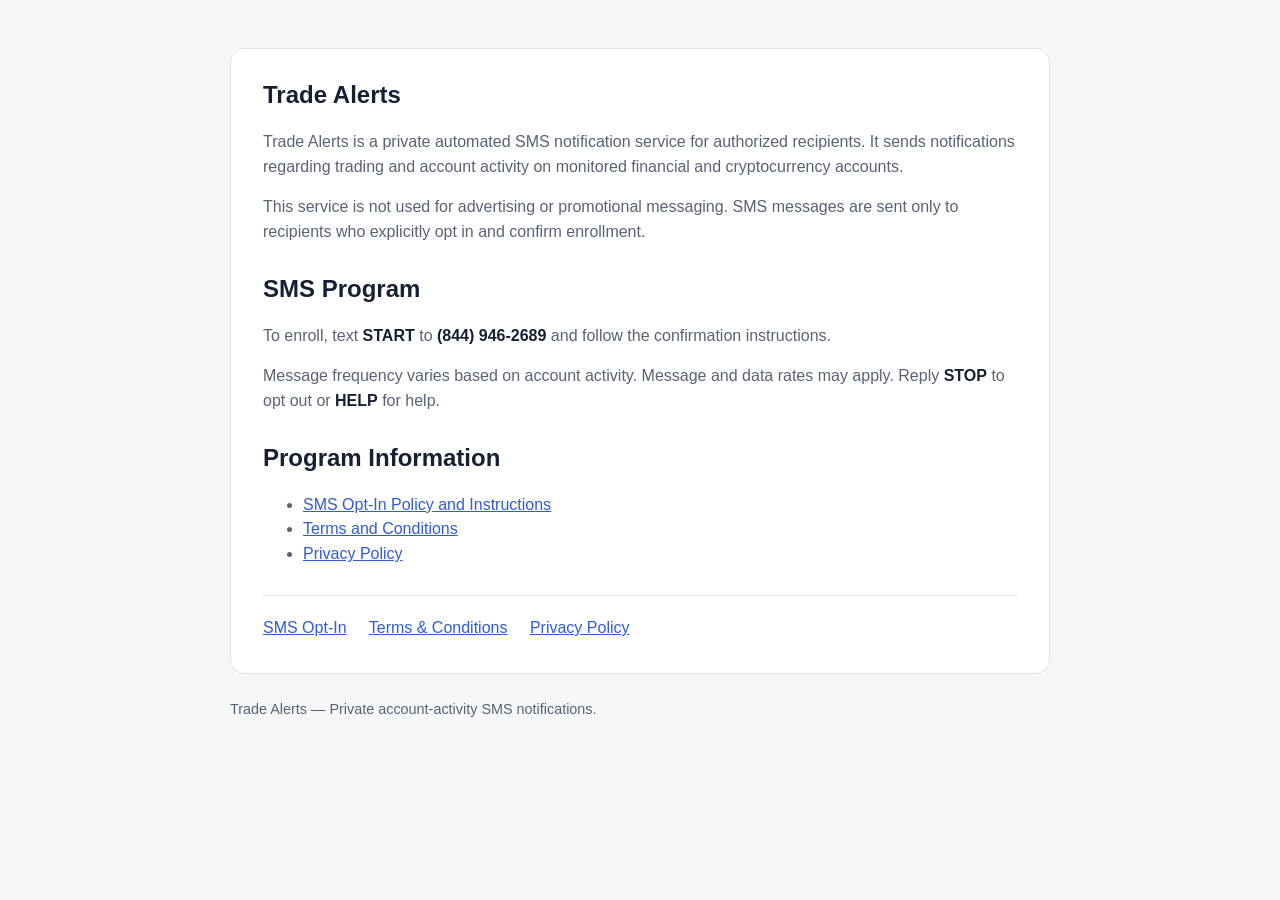
<file: index.html>
<!DOCTYPE html>
<html lang="en">
<head>
  <meta charset="UTF-8">
  <meta name="viewport" content="width=device-width, initial-scale=1.0">
  <title>Trade Alerts</title>
  <link rel="stylesheet" href="styles.css">
</head>
<body>
<main>
  <section class="card">
    <h1>Trade Alerts</h1>
    <p>Trade Alerts is a private automated SMS notification service for authorized recipients. It sends notifications regarding trading and account activity on monitored financial and cryptocurrency accounts.</p>

    <p>This service is not used for advertising or promotional messaging. SMS messages are sent only to recipients who explicitly opt in and confirm enrollment.</p>

    <h2>SMS Program</h2>
    <p>To enroll, text <strong>START</strong> to <strong>(844) 946-2689</strong> and follow the confirmation instructions.</p>
    <p>Message frequency varies based on account activity. Message and data rates may apply. Reply <strong>STOP</strong> to opt out or <strong>HELP</strong> for help.</p>

    <h2>Program Information</h2>
    <ul>
      <li><a href="opt-in.html">SMS Opt-In Policy and Instructions</a></li>
      <li><a href="terms.html">Terms and Conditions</a></li>
      <li><a href="privacy.html">Privacy Policy</a></li>
    </ul>

    <nav>
      <a href="opt-in.html">SMS Opt-In</a>
      <a href="terms.html">Terms &amp; Conditions</a>
      <a href="privacy.html">Privacy Policy</a>
    </nav>
  </section>
  <footer>Trade Alerts — Private account-activity SMS notifications.</footer>
</main>
</body>
</html>
</file>
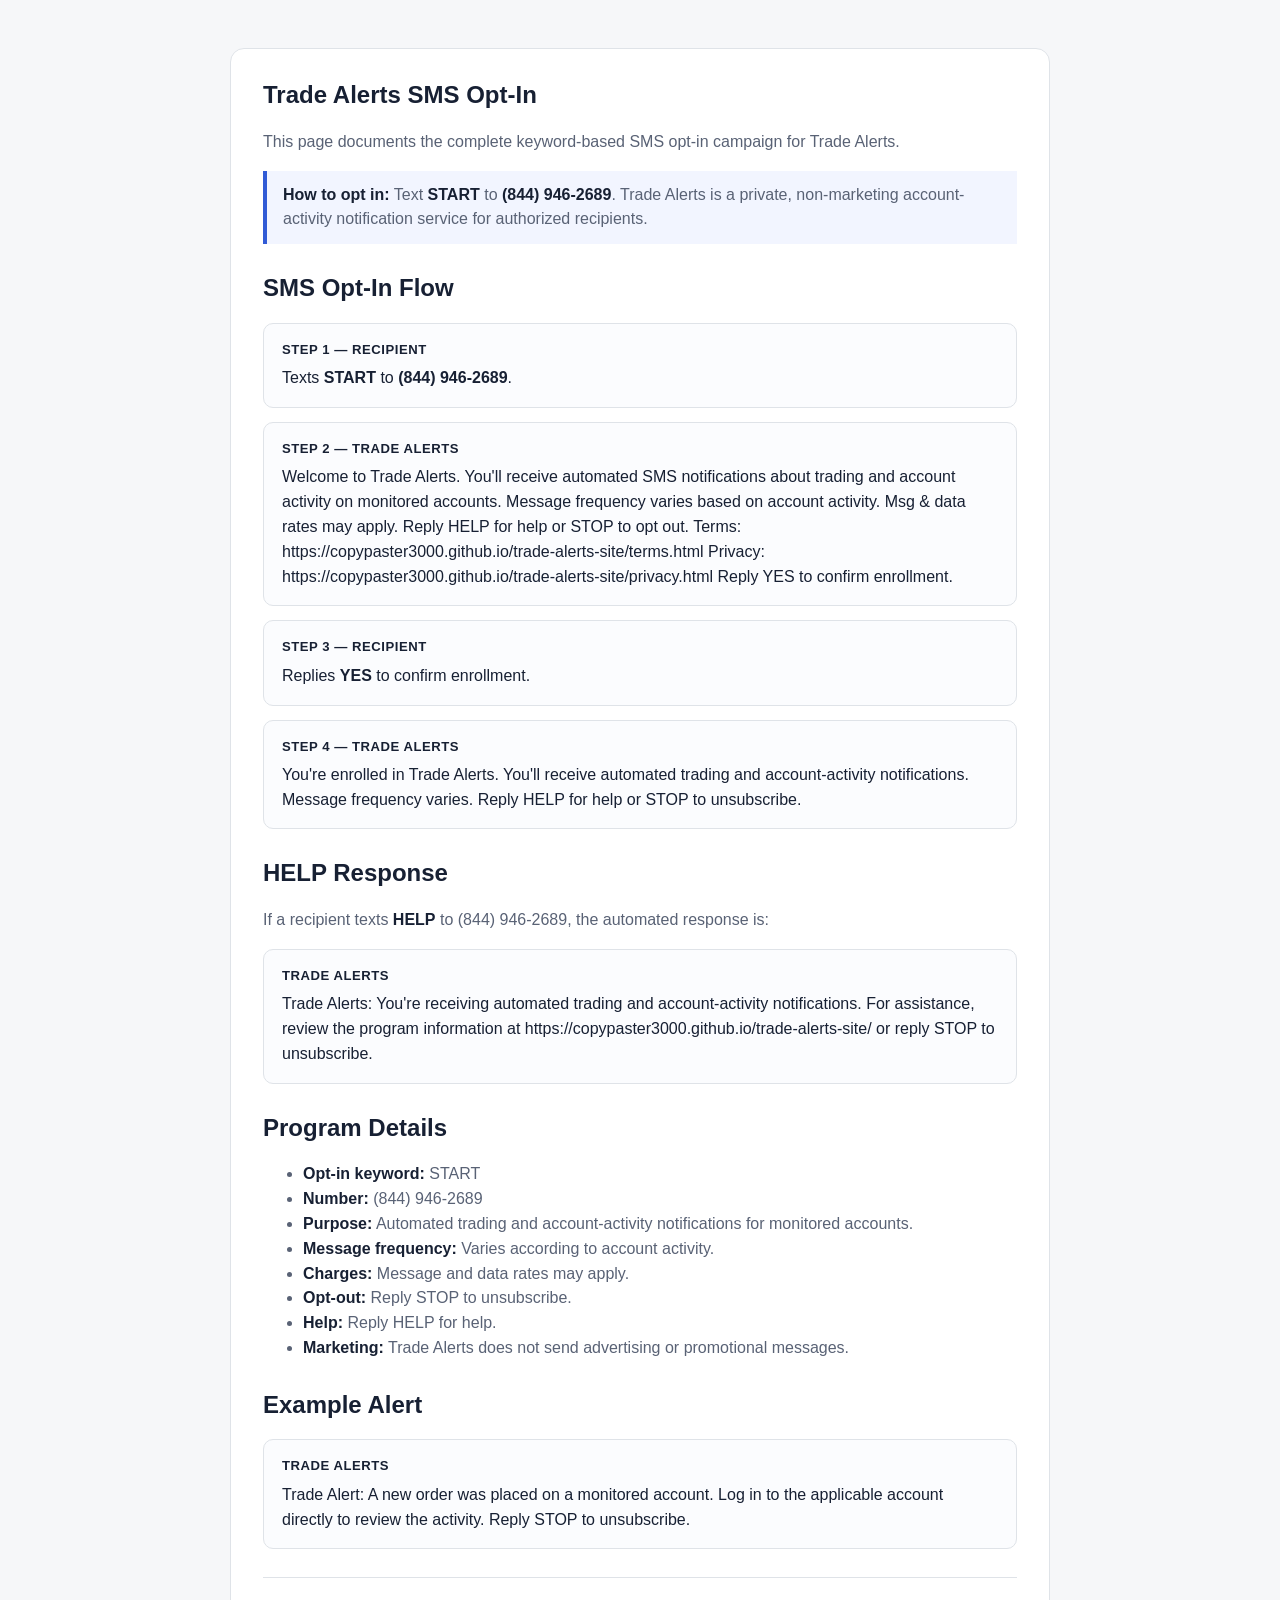
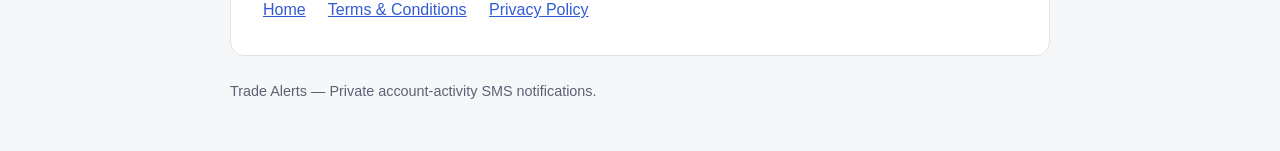
<file: opt-in.html>
<!DOCTYPE html>
<html lang="en">
<head>
  <meta charset="UTF-8">
  <meta name="viewport" content="width=device-width, initial-scale=1.0">
  <title>Trade Alerts SMS Opt-In</title>
  <link rel="stylesheet" href="styles.css">
</head>
<body>
<main>
  <section class="card">
    <h1>Trade Alerts SMS Opt-In</h1>
    <p>This page documents the complete keyword-based SMS opt-in campaign for Trade Alerts.</p>

    <div class="notice">
      <strong>How to opt in:</strong> Text <strong>START</strong> to <strong>(844) 946-2689</strong>. Trade Alerts is a private, non-marketing account-activity notification service for authorized recipients.
    </div>

    <h2>SMS Opt-In Flow</h2>
    <div class="flow">
      <div class="message">
        <span class="label">Step 1 — Recipient</span>
        Texts <strong>START</strong> to <strong>(844) 946-2689</strong>.
      </div>

      <div class="message">
        <span class="label">Step 2 — Trade Alerts</span>
        Welcome to Trade Alerts. You'll receive automated SMS notifications about trading and account activity on monitored accounts. Message frequency varies based on account activity. Msg &amp; data rates may apply. Reply HELP for help or STOP to opt out. Terms: https://copypaster3000.github.io/trade-alerts-site/terms.html Privacy: https://copypaster3000.github.io/trade-alerts-site/privacy.html Reply YES to confirm enrollment.
      </div>

      <div class="message">
        <span class="label">Step 3 — Recipient</span>
        Replies <strong>YES</strong> to confirm enrollment.
      </div>

      <div class="message">
        <span class="label">Step 4 — Trade Alerts</span>
        You're enrolled in Trade Alerts. You'll receive automated trading and account-activity notifications. Message frequency varies. Reply HELP for help or STOP to unsubscribe.
      </div>
    </div>

    <h2>HELP Response</h2>
    <p>If a recipient texts <strong>HELP</strong> to (844) 946-2689, the automated response is:</p>
    <div class="message">
      <span class="label">Trade Alerts</span>
      Trade Alerts: You're receiving automated trading and account-activity notifications. For assistance, review the program information at https://copypaster3000.github.io/trade-alerts-site/ or reply STOP to unsubscribe.
    </div>

    <h2>Program Details</h2>
    <ul>
      <li><strong>Opt-in keyword:</strong> START</li>
      <li><strong>Number:</strong> (844) 946-2689</li>
      <li><strong>Purpose:</strong> Automated trading and account-activity notifications for monitored accounts.</li>
      <li><strong>Message frequency:</strong> Varies according to account activity.</li>
      <li><strong>Charges:</strong> Message and data rates may apply.</li>
      <li><strong>Opt-out:</strong> Reply STOP to unsubscribe.</li>
      <li><strong>Help:</strong> Reply HELP for help.</li>
      <li><strong>Marketing:</strong> Trade Alerts does not send advertising or promotional messages.</li>
    </ul>

    <h2>Example Alert</h2>
    <div class="message">
      <span class="label">Trade Alerts</span>
      Trade Alert: A new order was placed on a monitored account. Log in to the applicable account directly to review the activity. Reply STOP to unsubscribe.
    </div>

    <nav>
      <a href="index.html">Home</a>
      <a href="terms.html">Terms &amp; Conditions</a>
      <a href="privacy.html">Privacy Policy</a>
    </nav>
  </section>
  <footer>Trade Alerts — Private account-activity SMS notifications.</footer>
</main>
</body>
</html>
</file>
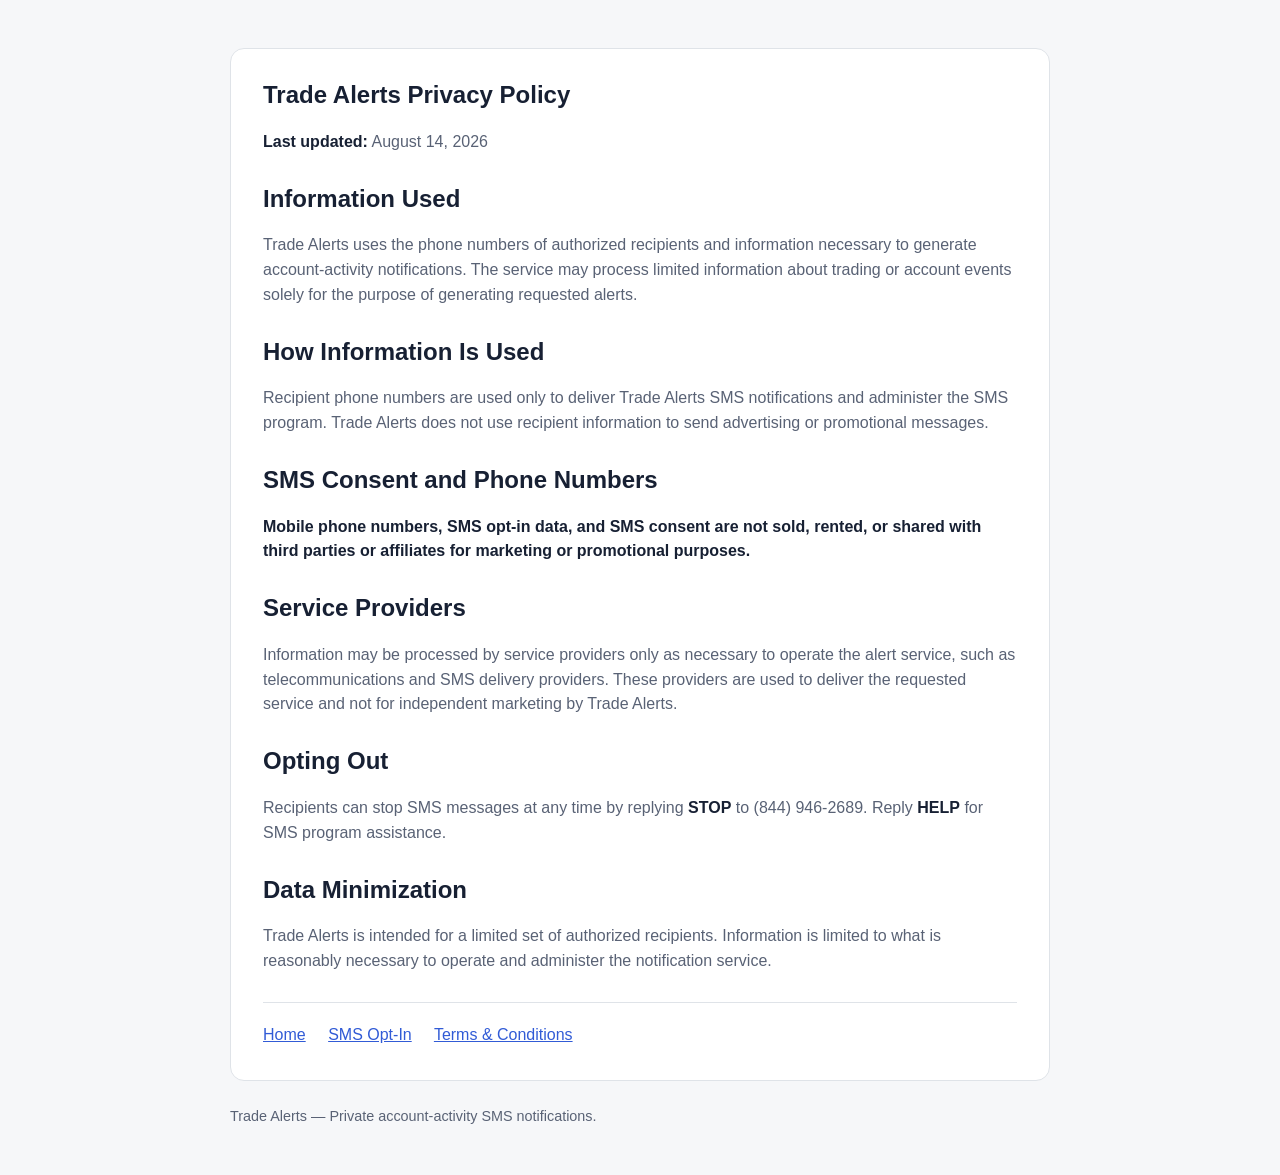
<file: privacy.html>
<!DOCTYPE html>
<html lang="en">
<head>
  <meta charset="UTF-8">
  <meta name="viewport" content="width=device-width, initial-scale=1.0">
  <title>Trade Alerts Privacy Policy</title>
  <link rel="stylesheet" href="styles.css">
</head>
<body>
<main>
  <section class="card">
    <h1>Trade Alerts Privacy Policy</h1>
    <p><strong>Last updated:</strong> August 14, 2026</p>

    <h2>Information Used</h2>
    <p>Trade Alerts uses the phone numbers of authorized recipients and information necessary to generate account-activity notifications. The service may process limited information about trading or account events solely for the purpose of generating requested alerts.</p>

    <h2>How Information Is Used</h2>
    <p>Recipient phone numbers are used only to deliver Trade Alerts SMS notifications and administer the SMS program. Trade Alerts does not use recipient information to send advertising or promotional messages.</p>

    <h2>SMS Consent and Phone Numbers</h2>
    <p><strong>Mobile phone numbers, SMS opt-in data, and SMS consent are not sold, rented, or shared with third parties or affiliates for marketing or promotional purposes.</strong></p>

    <h2>Service Providers</h2>
    <p>Information may be processed by service providers only as necessary to operate the alert service, such as telecommunications and SMS delivery providers. These providers are used to deliver the requested service and not for independent marketing by Trade Alerts.</p>

    <h2>Opting Out</h2>
    <p>Recipients can stop SMS messages at any time by replying <strong>STOP</strong> to (844) 946-2689. Reply <strong>HELP</strong> for SMS program assistance.</p>

    <h2>Data Minimization</h2>
    <p>Trade Alerts is intended for a limited set of authorized recipients. Information is limited to what is reasonably necessary to operate and administer the notification service.</p>

    <nav>
      <a href="index.html">Home</a>
      <a href="opt-in.html">SMS Opt-In</a>
      <a href="terms.html">Terms &amp; Conditions</a>
    </nav>
  </section>
  <footer>Trade Alerts — Private account-activity SMS notifications.</footer>
</main>
</body>
</html>
</file>
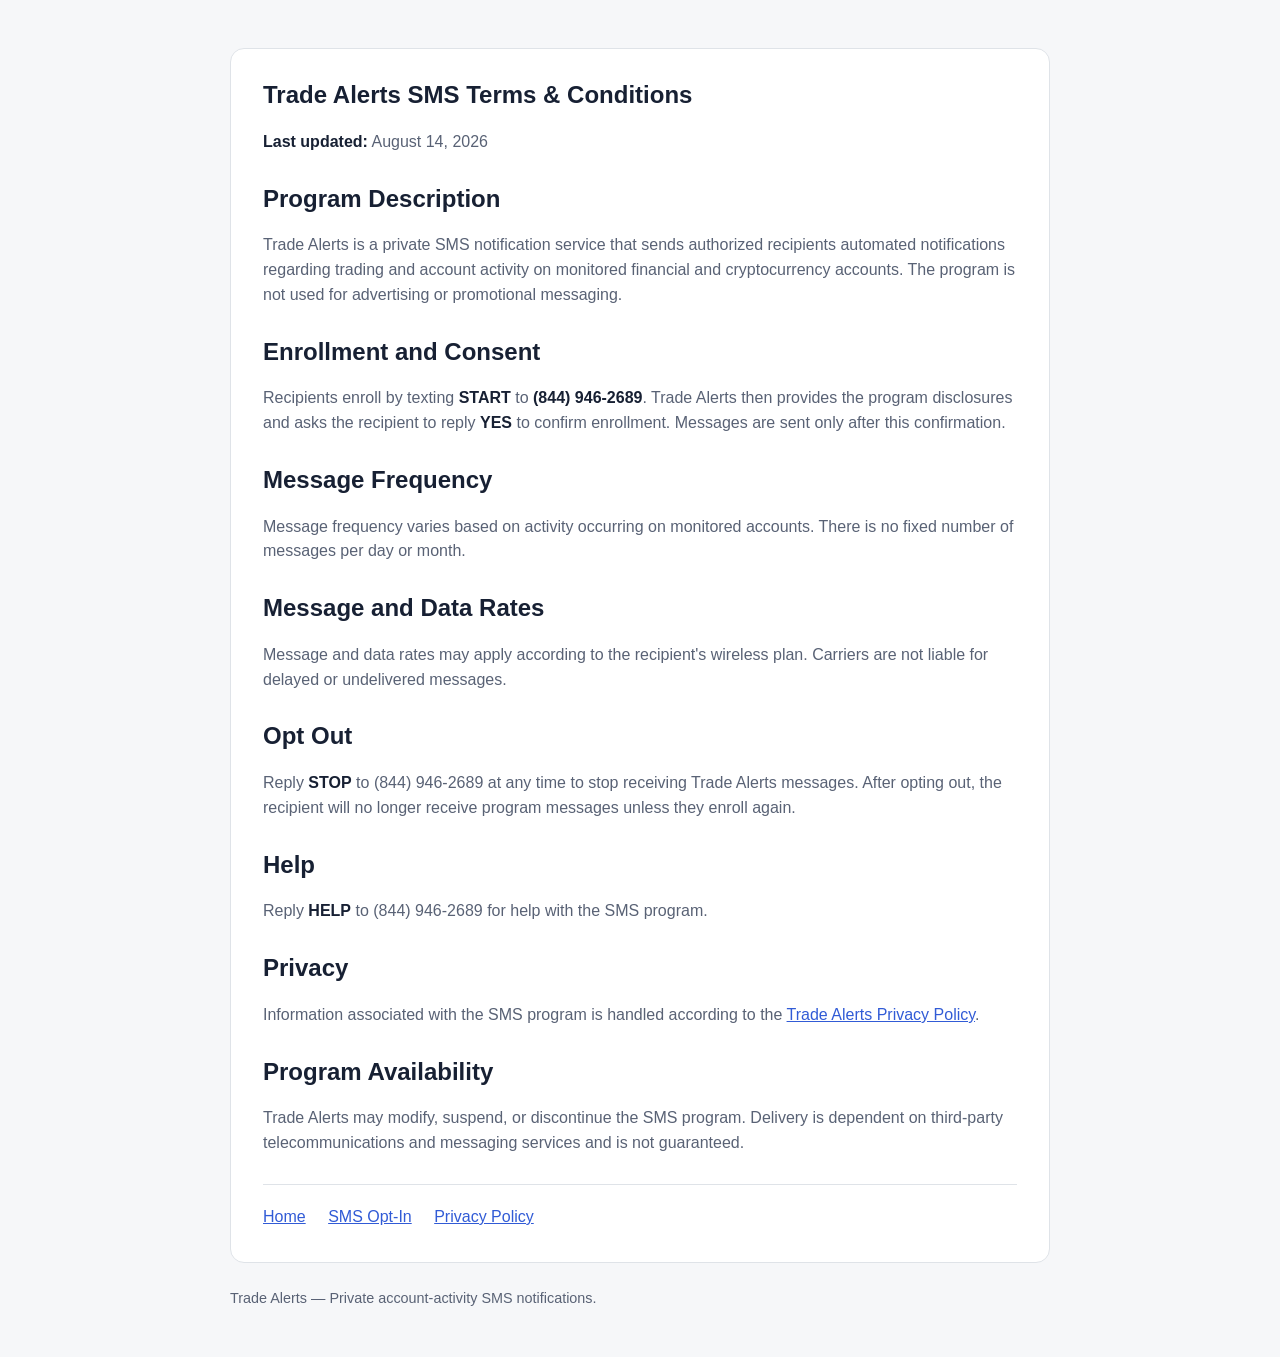
<file: terms.html>
<!DOCTYPE html>
<html lang="en">
<head>
  <meta charset="UTF-8">
  <meta name="viewport" content="width=device-width, initial-scale=1.0">
  <title>Trade Alerts Terms and Conditions</title>
  <link rel="stylesheet" href="styles.css">
</head>
<body>
<main>
  <section class="card">
    <h1>Trade Alerts SMS Terms &amp; Conditions</h1>
    <p><strong>Last updated:</strong> August 14, 2026</p>

    <h2>Program Description</h2>
    <p>Trade Alerts is a private SMS notification service that sends authorized recipients automated notifications regarding trading and account activity on monitored financial and cryptocurrency accounts. The program is not used for advertising or promotional messaging.</p>

    <h2>Enrollment and Consent</h2>
    <p>Recipients enroll by texting <strong>START</strong> to <strong>(844) 946-2689</strong>. Trade Alerts then provides the program disclosures and asks the recipient to reply <strong>YES</strong> to confirm enrollment. Messages are sent only after this confirmation.</p>

    <h2>Message Frequency</h2>
    <p>Message frequency varies based on activity occurring on monitored accounts. There is no fixed number of messages per day or month.</p>

    <h2>Message and Data Rates</h2>
    <p>Message and data rates may apply according to the recipient's wireless plan. Carriers are not liable for delayed or undelivered messages.</p>

    <h2>Opt Out</h2>
    <p>Reply <strong>STOP</strong> to (844) 946-2689 at any time to stop receiving Trade Alerts messages. After opting out, the recipient will no longer receive program messages unless they enroll again.</p>

    <h2>Help</h2>
    <p>Reply <strong>HELP</strong> to (844) 946-2689 for help with the SMS program.</p>

    <h2>Privacy</h2>
    <p>Information associated with the SMS program is handled according to the <a href="privacy.html">Trade Alerts Privacy Policy</a>.</p>

    <h2>Program Availability</h2>
    <p>Trade Alerts may modify, suspend, or discontinue the SMS program. Delivery is dependent on third-party telecommunications and messaging services and is not guaranteed.</p>

    <nav>
      <a href="index.html">Home</a>
      <a href="opt-in.html">SMS Opt-In</a>
      <a href="privacy.html">Privacy Policy</a>
    </nav>
  </section>
  <footer>Trade Alerts — Private account-activity SMS notifications.</footer>
</main>
</body>
</html>
</file>
<file: styles.css>
* { box-sizing: border-box; }

:root {
  --bg: #f6f7f9;
  --card: #ffffff;
  --text: #172033;
  --muted: #596275;
  --border: #dfe3e8;
  --accent: #315bd6;
}

body {
  margin: 0;
  font-family: -apple-system, BlinkMacSystemFont, "Segoe UI", Roboto, Helvetica, Arial, sans-serif;
  background: var(--bg);
  color: var(--text);
  line-height: 1.55;
}

main {
  width: min(820px, calc(100% - 32px));
  margin: 48px auto;
}

.card {
  background: var(--card);
  border: 1px solid var(--border);
  border-radius: 14px;
  padding: 32px;
  margin-bottom: 20px;
}

h1, h2, h3 { line-height: 1.2; }
h1 { margin-top: 0; }
h2 { margin-top: 30px; }

p, li { color: var(--muted); }

strong { color: var(--text); }

a { color: var(--accent); }

nav {
  margin-top: 28px;
  padding-top: 20px;
  border-top: 1px solid var(--border);
}

nav a { margin-right: 18px; }

.flow {
  display: grid;
  gap: 14px;
  margin: 20px 0;
}

.message {
  border: 1px solid var(--border);
  border-radius: 10px;
  padding: 16px 18px;
  background: #fbfcfe;
}

.message .label {
  display: block;
  margin-bottom: 6px;
  font-size: 0.82rem;
  font-weight: 700;
  color: var(--text);
  text-transform: uppercase;
  letter-spacing: .04em;
}

.notice {
  border-left: 4px solid var(--accent);
  padding: 12px 16px;
  background: #f2f5ff;
  color: var(--muted);
}

footer {
  color: var(--muted);
  font-size: 0.9rem;
  margin: 24px 0 48px;
}

@media (max-width: 600px) {
  main { margin-top: 20px; }
  .card { padding: 22px; }
  nav a { display: block; margin: 8px 0; }
}
</file>
